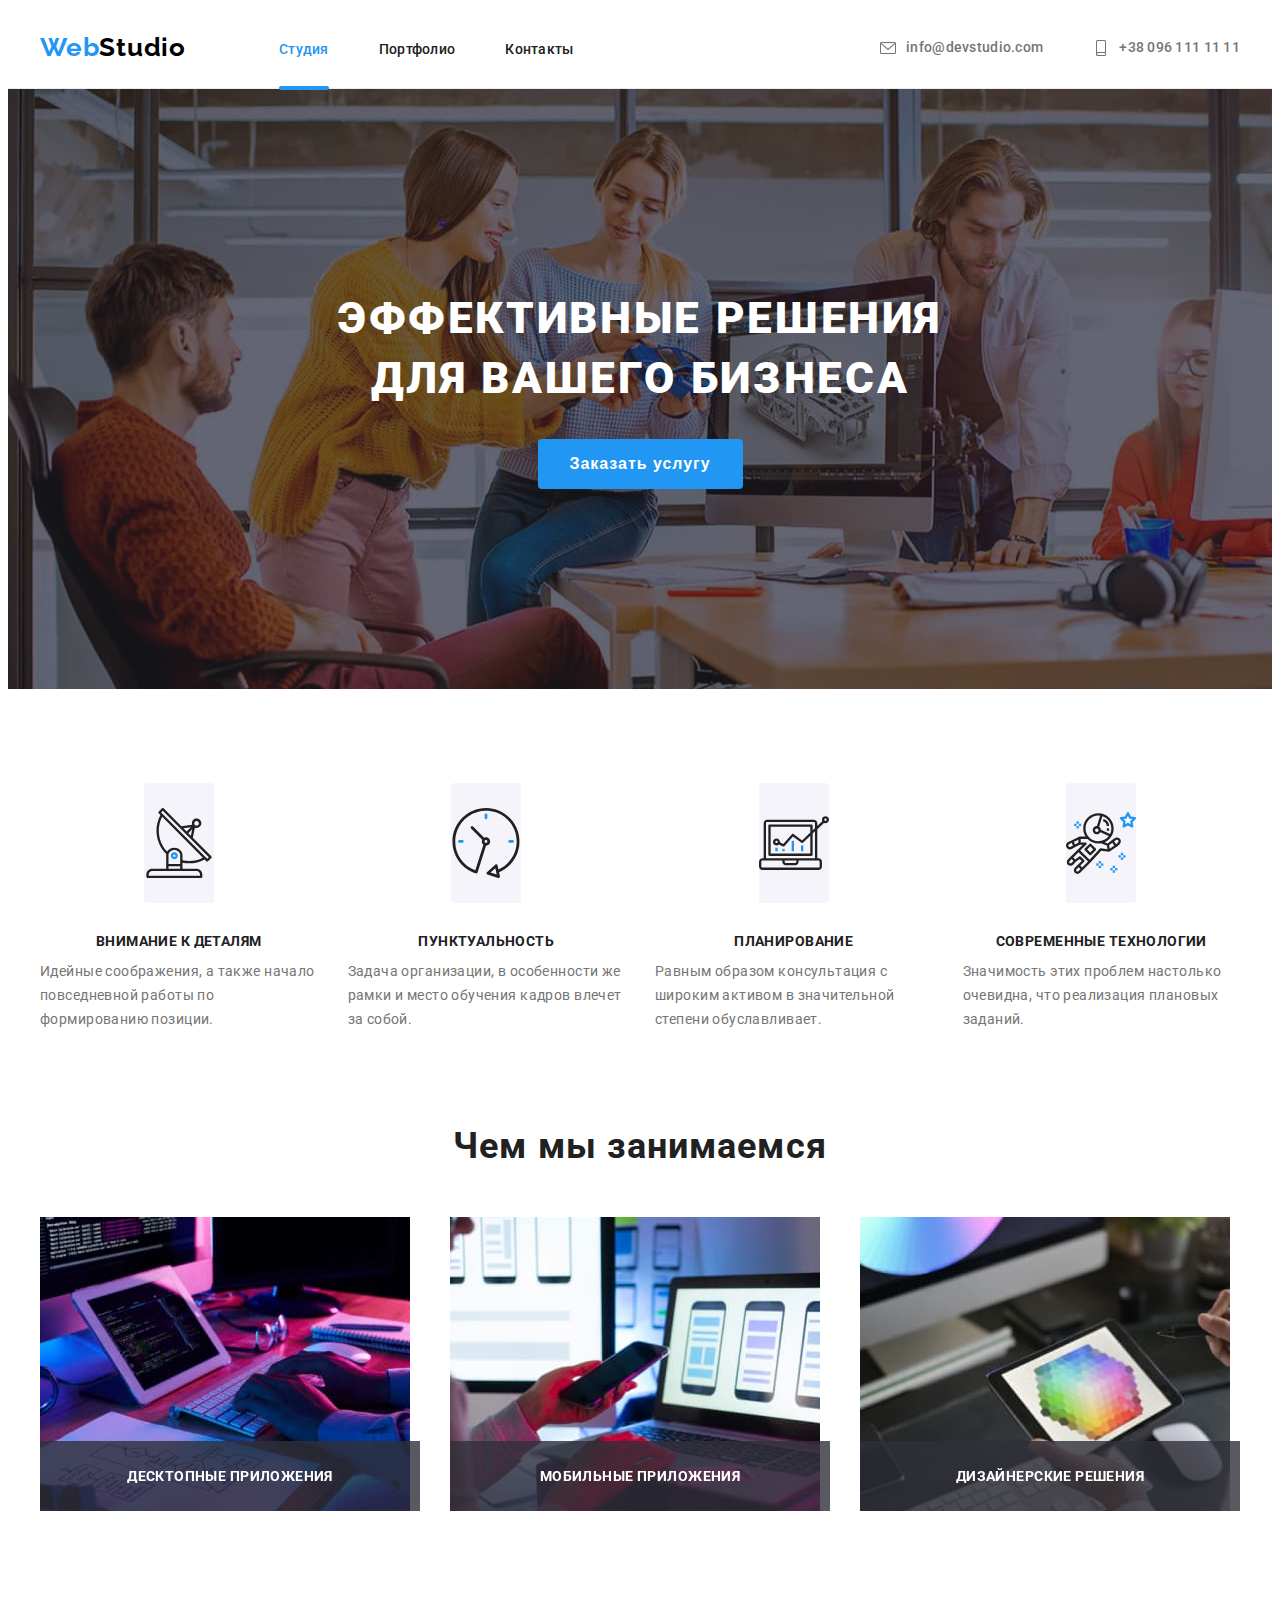
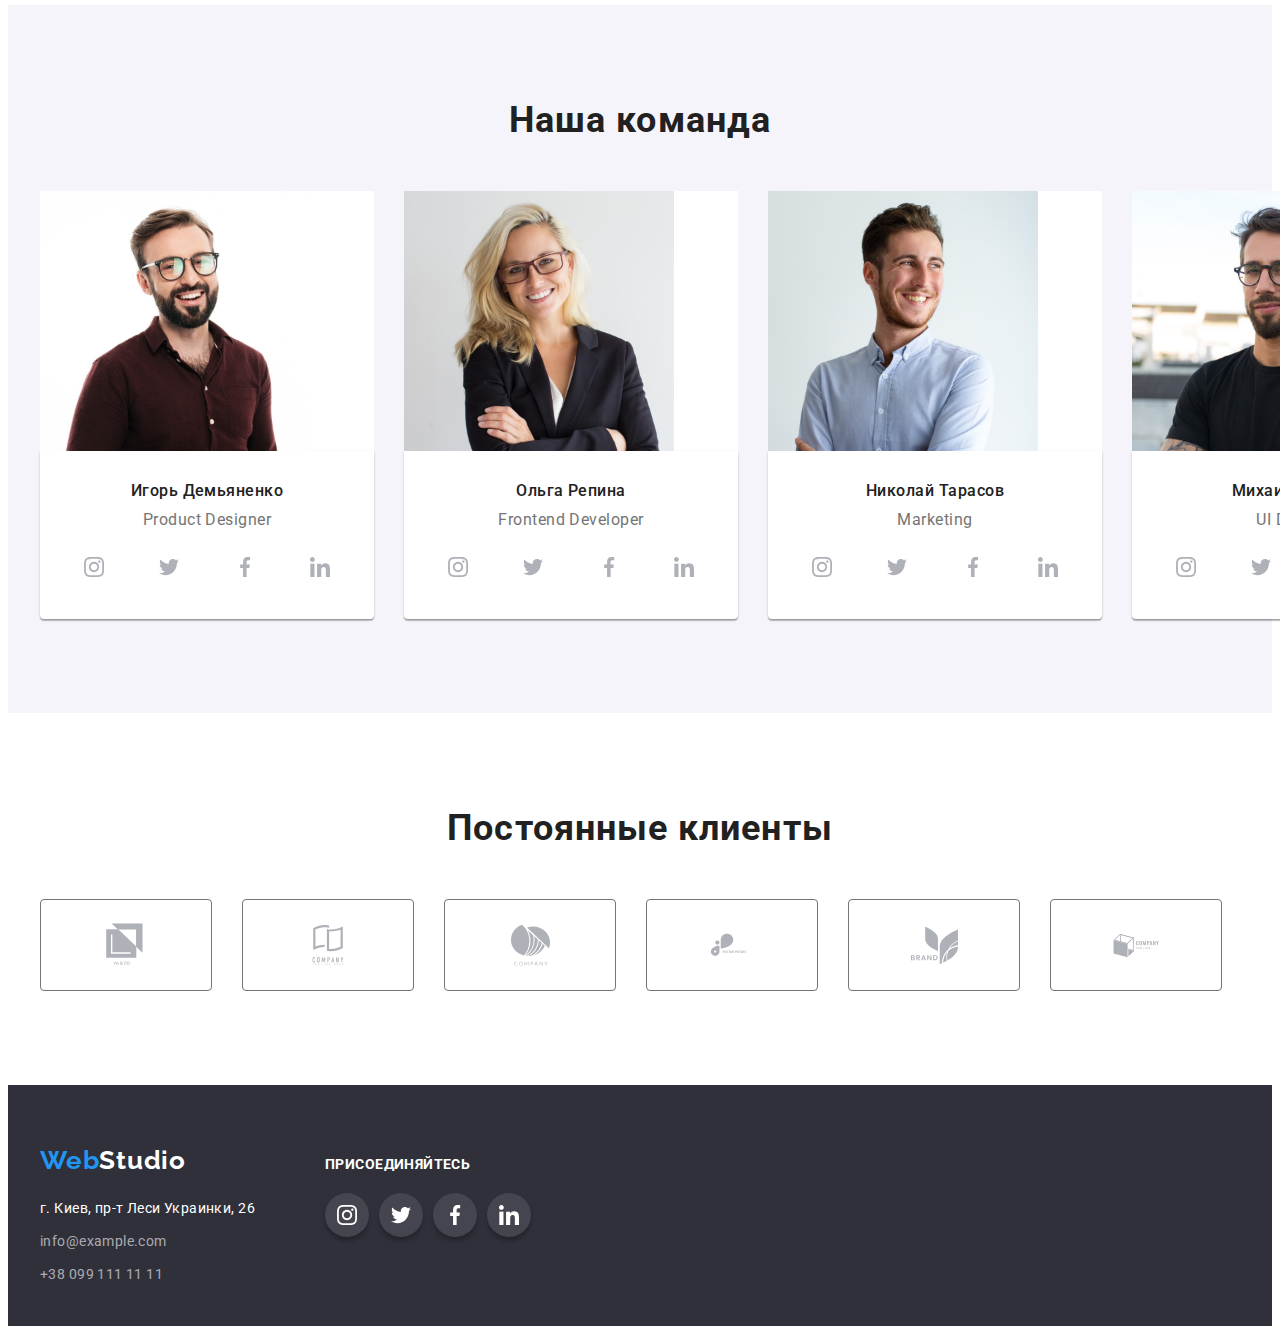
<file: index.html>
<!DOCTYPE html>
<html lang="ru">

<head>
    <meta charset="UTF-8" />
    <meta http-equiv="X-UA-Compatible" content="IE=edge" />
    <meta name="viewport" content="width=device-width, initial-scale=1.0" />
    <title>Студия</title>
    <link rel="stylesheet" href="https://cdnjs.cloudflare.com/ajax/libs/modern-normalize/1.0.0/modern-normalize.css"
        integrity="sha512-Zx6MlUMKSVJoQ+83OwhdILe8cSEsCzfqThJd7J/VA2UrK6Ctj85p+xzqfyuNXE5B1k25uUdmJ2OzItbBy9GHAQ=="
        crossorigin="anonymous" />
    <link rel="preconnect" href="https://fonts.gstatic.com" />
    <link
        href="https://fonts.googleapis.com/css2?family=Raleway:wght@700&family=Roboto:wght@400;500;700;900&display=swap"
        rel="stylesheet" />

    <link rel="stylesheet" href="./css/styles.css" />
</head>

<body>
    <!--Шапка страницы-->
    <header class="header">
        <div class=" header-container container">
            <nav class="site-nav">
                <a class="logo" lang="en" href="./index.html">Web<span class="logo-header-part">Studio</span></a>
                <ul class="list">
                    <li class="list-item">
                        <a class="nav-link link action  current" href="./index.html">Студия</a>
                    </li>
                    <li class="list-item">
                        <a class="nav-link link action" href="./portfolio.html">Портфолио</a>
                    </li>
                    <li class="list-item">
                        <a class="nav-link link action" href="">Контакты</a>
                    </li>
                </ul>
            </nav>
            <ul class="list header-contacts">
                <li class="contacts-link">
                    <a class="mail-link contacts-links link action" href="mailto:info@devstudio.com">
                        <svg class="auth-icon" width="16px" height="12px">
                        <use href="./images/sprite.svg#icon-envelope-1"></use>
                    </svg> info@devstudio.com  
                </a>
                </li>
                <li class="contacts-link">
                    <a class="tell-link contacts-links link action" href="tel:+380961111111">
                        <svg class="auth-icon" width="10px" height="16px">
                            <use href="./images/sprite.svg#icon-smartphone-1"></use>
                        </svg> +38 096 111 11 11
                    </a>
                </li>
            </ul>
        </div>
    </header>

    <!--Основной контент страницы-->
    <main>
        <!--Секция герой-->

        <section class="hero">
            <div class="container">
            <h1 class="hero-title">
                Эффективные решения для вашего бизнеса
            </h1>
            <button  class="hero-btn action-btn" type="button" data-modal-open>
                Заказать услугу
            </button>
            </div>
        </section>

        <!-- =========Модальное окно======== -->
        
        <div class="backdrop is-hidden" data-modal>
            <div class="modal">
                <button  type="button" class="close-button-wrap" data-modal-close>
                    <svg  class="close-button" width="18px" height="18px">
                        <use href="./images/sprite.svg#icon-close-black-18dp-2-1"></use>
                    </svg>
                </button>
            </div>
        </div>

        <!--Секция преимущества компании-->
        <section class="advantages">
            
                <h2 class="visually-hidden">Наши сильные стороны</h2>
                <div class=" container">
                <ul class="list">
                    <li class="advantages-item">
                        <div class="thumb">
                            <svg class="advantages-list-icon" width="70px" height="70px">
                            <use href="./images/sprite.svg#icon-antenna-1"></use>
                        </svg>
                    </div>
                        <h3 class="advantages-title">Внимание к деталям</h3>
                        <p class="advantages-text">
                            Идейные соображения, а также начало повседневной работы по
                            формированию позиции.
                        </p>
                    </li>
                    <li class="advantages-item">
                        <div class="thumb">
                            <svg class="advantagesl-list-icon" width="70px" height="70px">
                            <use href="./images/sprite.svg#icon-clock-1-1"></use>
                        </svg>
                        </div>
                        <h3 class="advantages-title">Пунктуальность</h3>
                        <p class="advantages-text">
                            Задача организации, в особенности же рамки и место обучения
                            кадров влечет за собой.
                        </p>
                    </li>
                    <li class="advantages-item">
                        <div class="thumb">
                            <svg class="advantages-list-icon" width="70px" height="70px">
                            <use href="./images/sprite.svg#icon-diagram-1-1"></use>
                        </svg>
                        </div>
                        <h3 class="advantages-title">Планирование</h3>
                        <p class="advantages-text">
                            Равным образом консультация с широким активом в значительной
                            степени обуславливает.
                        </p>
                    </li>
                    <li class="advantages-item">
                        <div class="thumb">
                            <svg class="advantages-list-icon" width="70px" height="70px">
                            <use href="./images/sprite.svg#icon-astronaut-1-1"></use>
                        </svg>   
                        </div>
                        <h3 class="advantages-title">Современные технологии</h3>
                        <p class="advantages-text">
                            Значимость этих проблем настолько очевидна, что реализация
                            плановых заданий.
                        </p>
                    </li>
                </ul>
            </div>
        </section>

        <!--Секция чем занимается компания-->
        <section class="abilities">
            <div class="container">
                <h2 class="abilities-title">Чем мы занимаемся</h2>
                <ul class="abilities-list list">
                    <li class="abilities-item">
                        <img class="image" src="./images/whatwedo/img.jpg"
                            alt="Разработчик компании вводит код для серверной части сайта с клавиатуры" width="370"
                            height="294" />
                            <div class="image-cover">Десктопные приложения</div>
                    </li>
                    <li class="abilities-item">
                        <img class="image" src="./images/whatwedo/img-1.jpg"
                            alt="Сотрудник компании создает макет интерфейса сайта адаптивный для мобильных устройств"
                            width="370" height="294" />
                            <div class="image-cover">Мобильные приложения</div>
                    </li>
                    <li  class="abilities-item">
                        <img class="image" src="./images/whatwedo/img-2.jpg"
                            alt="Дизайнер компании подбирает цвет на палитре планшета" 
                            width="370" height="294" />
                            <div class="image-cover">Дизайнерские решения</div>
                    </li>
                </ul>
            </div>
        </section>

        <!--Секция команда компании-->
        <section class="team">
            <div class="container">
                <h2 class="team-title">Наша команда</h2>
                <ul class="team-list list">
                    <li class="team-item">
                        <img src="./images/team/img.jpg"
                            alt="Молодой мужчина в очках с аккуратной бородой в тёмной рубашке" width="270"
                            height="260" />
                        <div class="team-item-thumb">
                            <h3 class="team-member">Игорь Демьяненко</h3>
                            <p class="team-member-profesion">Product Designer</p>
                            <ul class="social-list list">
                                <li class="social-list-item">
                                    <a href="" class="social-list-link link">
                                        <svg class="social-list-icon" width="20px" height="20px" >
                                            <use href="./images/sprite.svg#icon-instagram-2-1"></use>
                                        </svg>
                                    </a>
                                </li>
                                <li class="social-list-item">
                                    <a href="" class="social-list-link link">
                                        <svg class="social-list-icon" width="20px" height="20px"  >
                                            <use href="./images/sprite.svg#icon-twitter-1-1"></use>
                                        </svg>
                                    </a>
                                </li>
                                <li class="social-list-item">
                                    <a href="" class="social-list-link link">
                                        <svg class="social-list-icon" width="20px" height="20px">
                                            <use href="./images/sprite.svg#icon-facebook-1-1" ></use>
                                        </svg>
                                    </a>
                                </li>
                                <li class="social-list-item">
                                    <a href="" class="social-list-link link">
                                        <svg class="social-list-icon" width="20px" height="20px">
                                            <use href="./images/sprite.svg#icon-linkedin-1-1"></use>
                                        </svg>
                                    </a>
                                </li>
                            </ul>
                        </div>
                    </li>

                    <li class="team-item">
                        <img src="./images/team/img-1.jpg"
                            alt="Молодая девушка блондинка в очках с красивой улыбкой" width="270" height="260" />
                        <div class="team-item-thumb">
                            <h3 class="team-member">Ольга Репина</h3>
                            <p class="team-member-profesion">Frontend Developer</p>
                            <ul class="social-list list">
                                <li class="social-list-item">
                                    <a href="" class="social-list-link link">
                                        <svg class="social-list-icon" width="20px" height="20px">
                                            <use href="./images/sprite.svg#icon-instagram-2-1" ></use>
                                        </svg>
                                    </a>
                                </li>
                                <li class="social-list-item">
                                    <a href="" class="social-list-link link">
                                        <svg class="social-list-icon" width="20px" height="20px">
                                            <use href="./images/sprite.svg#icon-twitter-1-1"></use>
                                        </svg>
                                    </a>
                                </li>
                                <li class="social-list-item">
                                    <a href="" class="social-list-link link">
                                        <svg class="social-list-icon" width="20px" height="20px">
                                            <use href="./images/sprite.svg#icon-facebook-1-1"></use>
                                        </svg>
                                    </a>
                                </li>
                                <li class="social-list-item">
                                    <a href="" class="social-list-link link">
                                        <svg class="social-list-icon" width="20px" height="20px">
                                            <use href="./images/sprite.svg#icon-linkedin-1-1"></use>
                                        </svg>
                                    </a>
                                </li>
                            </ul>
                        </div>

                    <li class="team-item">
                        <img src="./images/team/img-2.jpg"
                            alt="Молодой парень в белой рубашке улыбается" width="270" height="260" />
                        <div class="team-item-thumb">
                            <h3 class="team-member">Николай Тарасов</h3>
                            <p class="team-member-profesion">Marketing</p>
                            <ul class="social-list list">
                                <li class="social-list-item">
                                    <a href="" class="social-list-link link">
                                        <svg class="social-list-icon" width="20px" height="20px">
                                            <use href="./images/sprite.svg#icon-instagram-2-1"></use>
                                        </svg>
                                    </a>
                                </li>
                                <li class="social-list-item">
                                    <a href="" class="social-list-link link">
                                        <svg class="social-list-icon" width="20px" height="20px">
                                            <use href="./images/sprite.svg#icon-twitter-1-1"></use>
                                        </svg>
                                    </a>
                                </li>
                                <li class="social-list-item">
                                    <a href="" class="social-list-link link">
                                        <svg class="social-list-icon" width="20px" height="20px">
                                            <use href="./images/sprite.svg#icon-facebook-1-1"></use>
                                        </svg>
                                    </a>
                                </li>
                                <li class="social-list-item">
                                    <a href="" class="social-list-link link">
                                        <svg class="social-list-icon" width="20px" height="20px">
                                            <use href="./images/sprite.svg#icon-linkedin-1-1"></use>
                                        </svg>
                                    </a>
                                </li>
                            </ul>
                        </div>
                    </li>

                    <li class="team-item">
                        <img src="./images/team/img-3.jpg"
                            alt="Молодой парень с короткой бородой в очках и черной футболке" width="270"
                            height="260" />
                        <div class="team-item-thumb">
                            <h3 class="team-member">Михаил Ермаков</h3>
                            <p class="team-member-profesion">UI Designer</p>
                            <ul class="social-list list">
                                <li class="social-list-item">
                                    <a href="" class="social-list-link link">
                                        <svg class="social-list-icon" width="20px" height="20px">
                                            <use href="./images/sprite.svg#icon-instagram-2-1"></use>
                                        </svg>
                                    </a>
                                </li>
                                <li class="social-list-item">
                                    <a href="" class="social-list-link link">
                                        <svg class="social-list-icon" width="20px" height="20px">
                                            <use href="./images/sprite.svg#icon-twitter-1-1"></use>
                                        </svg>
                                    </a>
                                </li>
                                <li class="social-list-item">
                                    <a href="" class="social-list-link link">
                                        <svg class="social-list-icon" width="20px" height="20px">
                                            <use href="./images/sprite.svg#icon-facebook-1-1"></use>
                                        </svg>
                                    </a>
                                </li>
                                <li class="social-list-item">
                                    <a href="" class="social-list-link link">
                                        <svg class="social-list-icon" width="20px" height="20px">
                                            <use href="./images/sprite.svg#icon-linkedin-1-1" ></use>
                                        </svg>
                                    </a>
                                </li>
                            </ul>
                        </div>
                    </li>
                </ul>
            </div>
        </section>

    <!--Секция постоянные клиенты-->
<section class="partners">
    <div class="container">
        <h2 lang="ru" class="team-title">Постоянные клиенты</h2>
        <ul class="partners-list list">
            <li class="items">
                <a href="" class="partners-link">
                    <div class="partners-thumb">
                        <svg class="partner-logo" width="44.27px" height="49.23px">
                            <use href="./images/sprite.svg#icon-logo-1-1"></use>
                        </svg>
                    </div>
                </a>
            </li>
            <li class="items">
                <a href="" class="partners-link">
                    <div class="partners-thumb">
                        <svg class="partner-logo" width="40px" height="52px">
                            <use href="./images/sprite.svg#icon-logo-2-1"></use>
                        </svg>
                    </div>
                </a>
            </li>
            <li class="items">
                <a href="" class="partners-link">
                    <div class="partners-thumb">
                        <svg class="partner-logo" width="41" height="42.6px">
                            <use href="./images/sprite.svg#icon-logo-3-1"></use>
                        </svg>
                    </div>
                </a>
            </li>
            <li class="items">
                <a href="" class="partners-link">
                    <div class="partners-thumb">
                        <svg class="partner-logo" width="79.66px" height="42.02px">
                            <use href="./images/sprite.svg#icon-logo-4-1"></use>
                        </svg>
                    </div>
                </a>
            </li>
            <li class="items">
                <a href="" class="partners-link">
                    <div class="partners-thumb">
                        <svg class="partner-logo" width="59px" height="47px">
                            <use href="./images/sprite.svg#icon-logo-5-1"></use>
                        </svg>
                    </div>
                </a>
            </li>
            <li class="items">
                <a href="" class="partners-link">
                    <div class="partners-thumb">
                        <svg class="partner-logo" width="88.5px" height="45.44px">
                            <use href="./images/sprite.svg#icon-logo-6-1"></use>
                        </svg>
                    </div>
                </a>
            </li>
        </ul>
    </div>
</section>
    </main>

    <!--Подвал страницы-->
    <footer class="footer">
        <div class="container">
            <div class="footer-wraper">
            <a class="logo" href="./index.html">Web<span class="logo-footer-part">Studio</span></a>
            <address class="address">
                <ul class="list footer-contacts">
                    <li class="item">
                        <a href="" class="address-text link">г. Киев, пр-т Леси Украинки, 26</a>
                    </li>
                    <li class="item">
                        <a class=" email link" href="mailto:info@example.com">info@example.com</a>
                    </li>
                    <li class="item">
                        <a class=" phone link" href="tel:+380991111111">+38 099 111 11 11</a>
                    </li>
                </ul>
            </address>
        </div>
        <div class="footer-wraper">
            <p class="invitation">Присоединяйтесь</p>
            <ul class="icon-list list">
                <li class="icon-list-item">
                    <a href="" class="footer-social-list-link link">
                        
                        <svg class="footer-icons" width="20px" height="20px">
                            <use href="./images/sprite.svg#icon-instagram-2-1"></use>
                        </svg>
                    </a>
                </li>
                <li class="icon-list-item">
                    <a href="" class="footer-social-list-link link">
                        
                        <svg class="footer-icons" width="20px" height="20px">
                            <use href="./images/sprite.svg#icon-twitter-1-1"></use>
                        </svg>
                    </a>
                </li>
                <li class="icon-list-item">
                    <a href="" class="footer-social-list-link link">
                        
                        <svg class="footer-icons" width="20px" height="20px">
                            <use href="./images/sprite.svg#icon-facebook-1-1"></use>
                        </svg>
                    </a>
                </li>
                <li class="icon-list-item">
                    <a href="" class="footer-social-list-link link">
                        
                        <svg class="footer-icons" width="20px" height="20px">
                            <use href="./images/sprite.svg#icon-linkedin-1-1"></use>
                        </svg>
                    </a>
                </li>
            </ul>
        </div>
</div>
    </footer>
     
    <!-- ========== Java scripts  ======== -->
    <script src="./js/modal.js"></script>
</body>

</html>
</file>
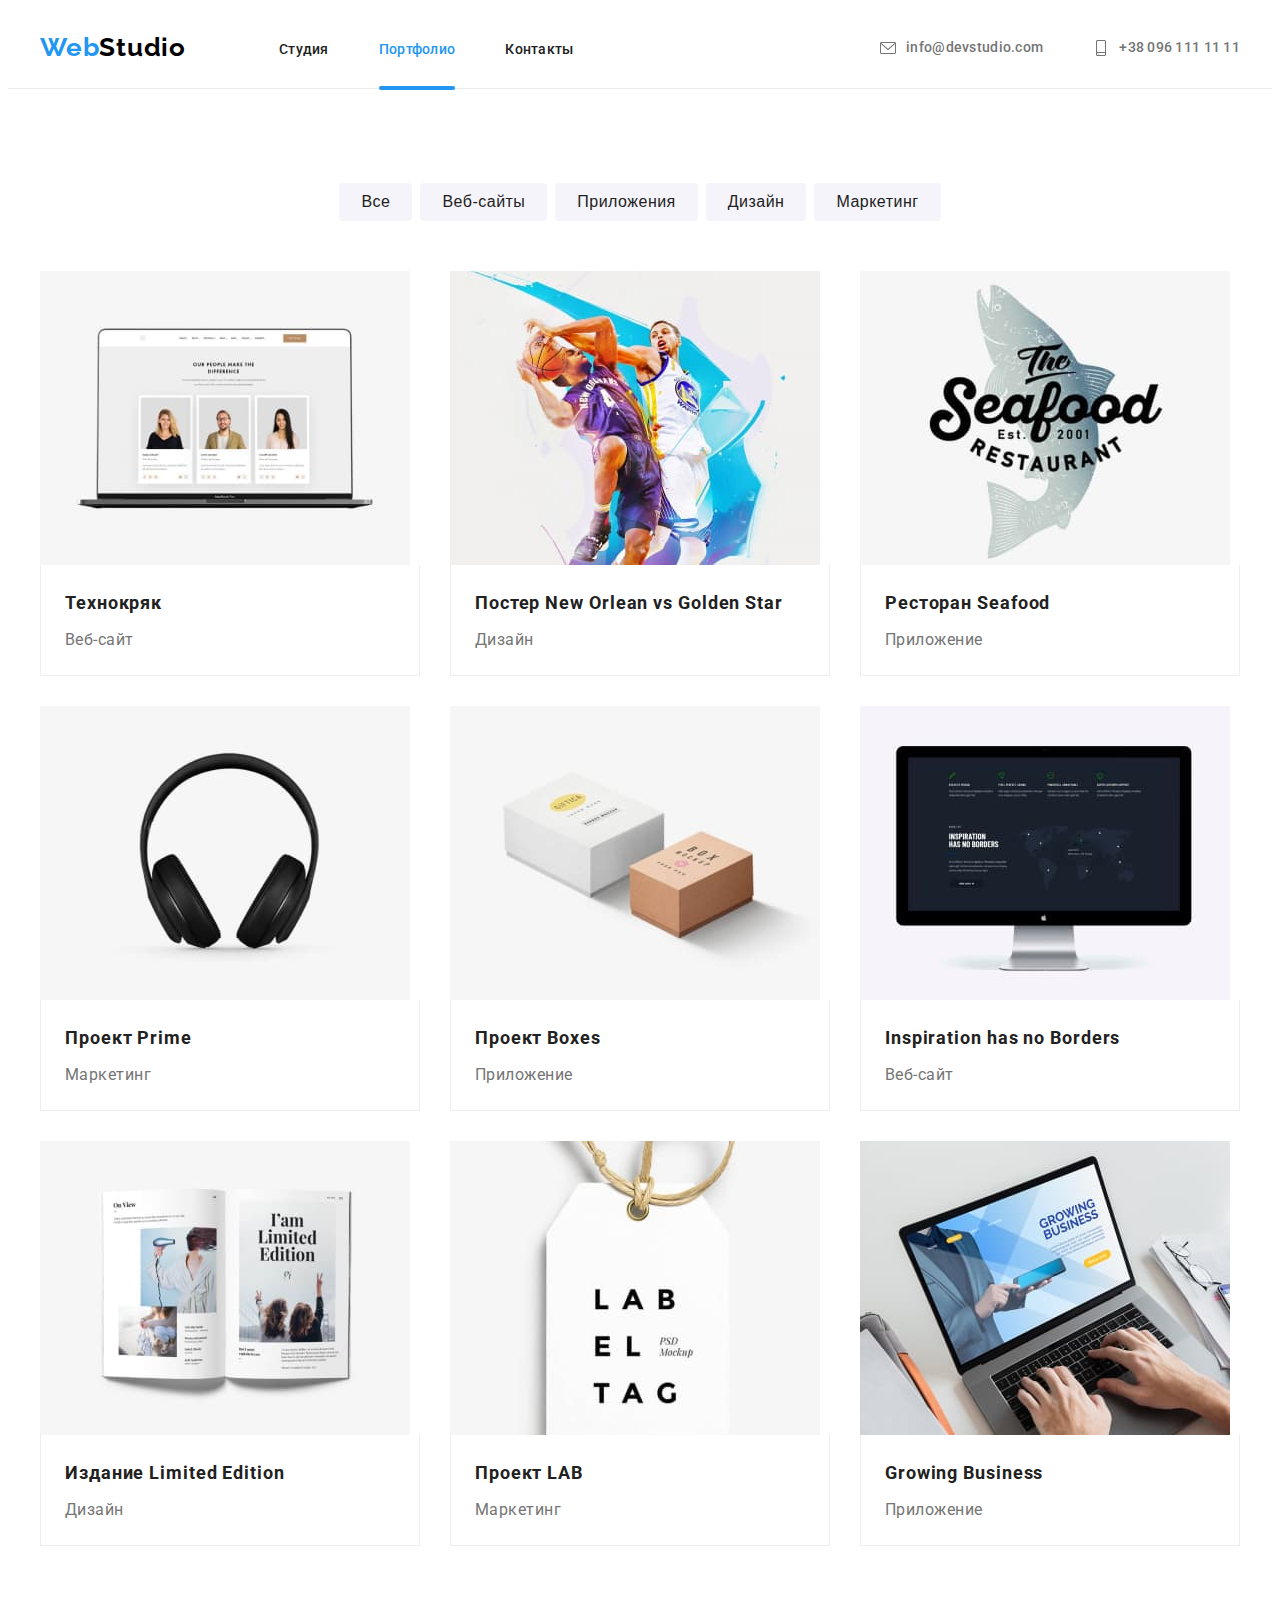
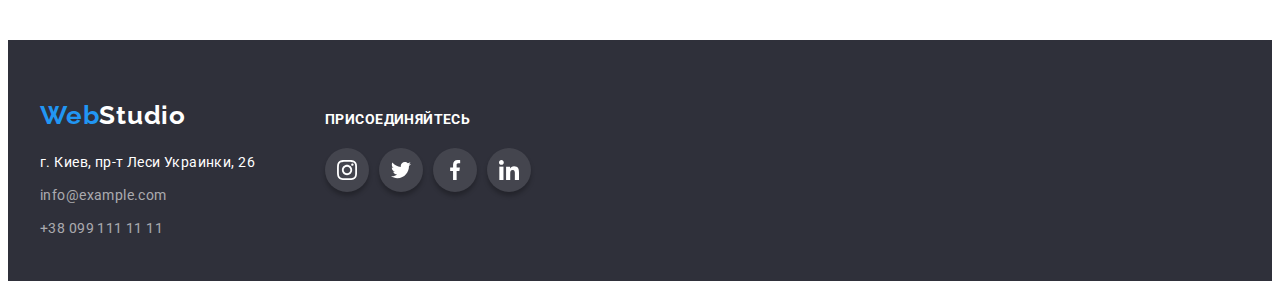
<file: portfolio.html>
<!DOCTYPE html>
<html lang="ru">

<head>
    <meta charset="UTF-8" />
    <meta http-equiv="X-UA-Compatible" content="IE=edge" />
    <meta name="viewport" content="width=device-width, initial-scale=1.0" />
    <title>Портфолио</title>
    <link rel="stylesheet" href="https://cdnjs.cloudflare.com/ajax/libs/modern-normalize/1.0.0/modern-normalize.css"
        integrity="sha512-Zx6MlUMKSVJoQ+83OwhdILe8cSEsCzfqThJd7J/VA2UrK6Ctj85p+xzqfyuNXE5B1k25uUdmJ2OzItbBy9GHAQ=="
        crossorigin="anonymous" />
    <link rel="preconnect" href="https://fonts.gstatic.com" />
    <link
        href="https://fonts.googleapis.com/css2?family=Raleway:wght@700&family=Roboto:wght@400;500;700;900&display=swap"
        rel="stylesheet" />
    <link rel="stylesheet" href="./css/styles.css" />
</head>

<body>
    <!--Шапка страницы-->
    <header class="header">
        <div class=" header-container container">
            <nav class="site-nav">
                <a class="logo" lang="en" href="./index.html">Web<span class="logo-header-part">Studio</span></a>
                <ul class="list">
                    <li class="list-item">
                            <a class="nav-link link action   " href="./index.html">Студия</a>
                    </li>
                    <li class="list-item">
                        <a class="nav-link link action current" href="./portfolio.html">Портфолио</a>
                    </li>
                    <li class="list-item">
                        <a class="nav-link link action" href="">Контакты</a>
                    </li>
                </ul>
            </nav>
            <ul class="list header-contacts">
                <li class="contacts-link">
                    <a class="mail-link contacts-links link action" href="mailto:info@devstudio.com">
                        <svg class="auth-icon" width="16px" height="12px">
                            <use href="./images/sprite.svg#icon-envelope-1"></use>
                        </svg> info@devstudio.com
                    </a>
                </li>
                <li class="contacts-link">
                    <a class="tell-link contacts-links link action" href="tel:+380961111111">
                        <svg class="auth-icon" width="10px" height="16px">
                            <use href="./images/sprite.svg#icon-smartphone-1"></use>
                        </svg> +38 096 111 11 11
                    </a>
                </li>
            </ul>
        </div>
    </header>

    <main>
        <!-- Портфолио -->
        <section class="projects">
            <div class="container">
                <h1 class="visually-hidden">
                    Проекты компании <span lang="en">Web Studio</span>
                </h1>
                <ul class="projects-filter list">
                    <li class="filter-list-item">
                        <button class="filter-btn" type="button">Все</button>
                    </li>
                    <li class="filter-list-item">
                        <button class="filter-btn" type="button">Веб-сайты</button>
                    </li>
                    <li class="filter-list-item">
                        <button class="filter-btn" type="button">Приложения</button>
                    </li>
                    <li class="filter-list-item">
                        <button class="filter-btn" type="button">Дизайн</button>
                    </li>
                    <li class="filter-list-item">
                        <button class="filter-btn" type="button">Маркетинг</button>
                    </li>
                </ul>

                <ul class="projects-list list">
                    <li class="projects-list-item">
                        <a class="projects-item-link link" href="">
                            <div class="cards-hover">
                            <img src="./images/portfolio/img.jpg" alt="Страница сайта на экране ноутбука"
                                width="370" height="294" /> 
                                 <div class="cards-cover">
                                <p>Технокряк это современная площадка распространения
                    коронавируса. Компании используют эту платформу для
                    цифрового шпионажа и атак на защищённые сервера конкурентов.</p>
                </div>
                </div>
                            <div class="projects-item-thumb">
                                <h2 class="project-title">Технокряк</h2>
                                <p class="project-text">Веб-сайт</p>
                            </div>
                        </a>
                    </li>
                    <li class="projects-list-item">
                        <a class="projects-item-link link blue" href="">
                             <div class="cards-hover">
                            <img src="./images/portfolio/img-1.jpg" alt="Два баскетболиста соперничают за мяч"
                                width="370" height="294" />
                    <div class="cards-cover">
                                <p>Технокряк это современная площадка распространения
                    коронавируса. Компании используют эту платформу для
                    цифрового шпионажа и атак на защищённые сервера конкурентов.</p>
                </div>
                </div>
                            <div class="projects-item-thumb">
                                <h2 class="project-title">
                                    Постер <span lang="en">New Orlean vs Golden Star</span>
                                </h2>
                                <p class="project-text">Дизайн</p>
                            </div>
                        </a>
                    </li>
                    <li class="projects-list-item">
                        <a class="projects-item-link link" href="">
                             <div class="cards-hover">
                            <img src="./images/portfolio/img-2.jpg" alt="Логотип ресторана в виде рыбы"
                                width="370" height="294" />
                    <div class="cards-cover">
                                <p>Технокряк это современная площадка распространения
                    коронавируса. Компании используют эту платформу для
                    цифрового шпионажа и атак на защищённые сервера конкурентов.</p>
                </div>
                </div>
                            <div class="projects-item-thumb">
                                <h2 class="project-title">
                                    Ресторан <span lang="en">Seafood</span>
                                </h2>
                                <p class="project-text">Приложение</p>
                            </div>
                        </a>
                    </li>
                    <li class="projects-list-item">
                        <a class="projects-item-link link" href="">
                            <div class="cards-hover">
                            <img src="./images/portfolio/img-3.jpg" alt="Наушники для прослушивания музыки"
                                width="370" height="294" />
                    <div class="cards-cover">
                                <p>Технокряк это современная площадка распространения
                    коронавируса. Компании используют эту платформу для
                    цифрового шпионажа и атак на защищённые сервера конкурентов.</p>
                </div>
                </div>
                            <div class="projects-item-thumb">
                                <h2 class="project-title">
                                    Проект <span lang="en">Prime</span>
                                </h2>
                                <p class="project-text">Маркетинг</p>
                            </div>
                        </a>
                    </li>
                    <li class="projects-list-item">
                        <a class="projects-item-link link" href="">
                            <div class="cards-hover">
                            <img src="./images/portfolio/img-4.jpg" alt="Белая и коричневая коробки" width="370"
                                height="294" />
                    <div class="cards-cover">
                                <p>Технокряк это современная площадка распространения
                    коронавируса. Компании используют эту платформу для
                    цифрового шпионажа и атак на защищённые сервера конкурентов.</p>
                </div>
                </div>
                            <div class="projects-item-thumb">
                                <h2 class="project-title">
                                    Проект <span lang="en">Boxes</span>
                                </h2>
                                <p class="project-text">Приложение</p>
                            </div>
                        </a>
                    </li>
                    <li class="projects-list-item">
                        <a class="projects-item-link link" href="">
                            <div class="cards-hover">
                            <img src="./images/portfolio/img-5.jpg" alt="Веб-сайт на экране монитора компьютера"
                                width="370" height="294" />
                    <div class="cards-cover">
                                <p>Технокряк это современная площадка распространения
                    коронавируса. Компании используют эту платформу для
                    цифрового шпионажа и атак на защищённые сервера конкурентов.</p>
                </div>
                </div>
                            <div class="projects-item-thumb">
                                <h2 class="project-title" lang="en">
                                    Inspiration has no Borders
                                </h2>
                                <p class="project-text">Веб-сайт</p>
                            </div>
                        </a>
                    </li>
                    <li class="projects-list-item">
                        <a class="projects-item-link link" href="">
                             <div class="cards-hover">
                            <img src="./images/portfolio/img-6.jpg" alt="Разворот журнала" width="370"
                                height="294" />
                    <div class="cards-cover">
                                <p>Технокряк это современная площадка распространения
                    коронавируса. Компании используют эту платформу для
                    цифрового шпионажа и атак на защищённые сервера конкурентов.</p>
                </div>
                </div>
                            <div class="projects-item-thumb">
                                <h2 class="project-title">
                                    Издание <span lang="en">Limited Edition</span>
                                </h2>
                                <p class="project-text">Дизайн</p>
                            </div>
                        </a>
                    </li>
                    <li class="projects-list-item">
                        <a class="projects-item-link link" href="">
                            <div class="cards-hover">
                            <img src="./images/portfolio/img-7.jpg" alt="Белая бирка с надписью LAB EL TAG"
                                width="370" height="294" />
                    <div class="cards-cover">
                                <p>Технокряк это современная площадка распространения
                    коронавируса. Компании используют эту платформу для
                    цифрового шпионажа и атак на защищённые сервера конкурентов.</p>
                    </div>
                </div>
                            <div class="projects-item-thumb">
                                <h2 class="project-title">
                                    Проект <span lang="en">LAB</span>
                                </h2>
                                <p class="project-text">Маркетинг</p>
                            </div>
                        </a>
                    </li>
                    <li class="projects-list-item">
                        <a class="projects-item-link link" href="">
                            <div class="cards-hover">
                            <img src="./images/portfolio/img-8.jpg"
                                alt="Руки молодого человека на клавиатуре ноутбука" width="370" height="294" />
                    <div class="cards-cover">
                                <p>Технокряк это современная площадка распространения
                    коронавируса. Компании используют эту платформу для
                    цифрового шпионажа и атак на защищённые сервера конкурентов.</p>
                            </div>
                </div>
                            <div class="projects-item-thumb">
                                <h2 class="project-title" lang="en">Growing Business</h2>
                                <p class="project-text">Приложение</p>
                            </div>
                        </a>
                    </li>
                </ul>
            </div>
        </section>
    </main>

    <!--Подвал страницы-->
    <footer class="footer">
        <div class="container">
            <div class="footer-wraper">
                <a class="logo" href="./index.html">Web<span class="logo-footer-part">Studio</span></a>
                <address class="address">
                    <ul class="list footer-contacts">
                        <li class="item">
                            <a href="" class="address-text link">г. Киев, пр-т Леси Украинки, 26</a>
                        </li>
                        <li class="item">
                            <a class=" email link" href="mailto:info@example.com">info@example.com</a>
                        </li>
                        <li class="item">
                            <a class=" phone link" href="tel:+380991111111">+38 099 111 11 11</a>
                        </li>
                    </ul>
                </address>
            </div>
            <div class="footer-wraper">
                <p class="invitation">Присоединяйтесь</p>
                <ul class="icon-list list">
                    <li class="icon-list-item">
                        <a href="" class="footer-social-list-link link">
    
                            <svg class="footer-icons" width="20px" height="20px">
                                <use href="./images/sprite.svg#icon-instagram-2-1"></use>
                            </svg>
                        </a>
                    </li>
                    <li class="icon-list-item">
                        <a href="" class="footer-social-list-link link">
    
                            <svg class="footer-icons" width="20px" height="20px">
                                <use href="./images/sprite.svg#icon-twitter-1-1"></use>
                            </svg>
                        </a>
                    </li>
                    <li class="icon-list-item">
                        <a href="" class="footer-social-list-link link">
    
                            <svg class="footer-icons" width="20px" height="20px">
                                <use href="./images/sprite.svg#icon-facebook-1-1"></use>
                            </svg>
                        </a>
                    </li>
                    <li class="icon-list-item">
                        <a href="" class="footer-social-list-link link">
    
                            <svg class="footer-icons" width="20px" height="20px">
                                <use href="./images/sprite.svg#icon-linkedin-1-1"></use>
                            </svg>
                        </a>
                    </li>
                </ul>
            </div>
        </div>
    </footer>
</body>

</html>
</file>
<file: css/styles.css>
:root {
  /* Паддинги секций */
  --section-pdg: 94px;

  /* Основной зазор */
  --primary-gap: 30px;

  /* Шрифты */
  --primary-font: "Roboto", sans-serif;
  --secondary-font: "Raleway", sans-serif;

  /* Фоны */
  --primary-bgc: #ffffff;
  --footer-bgc: #2f303a;
  /* Фон кнопок фильтра и фон секции команды*/
  --secondary-bgc: #f5f4fa;

  /* Заголовки h2-h3, текст кнопок фильтра, текст навигации в шапке */
  --main-title-color: #212121;

  /* Основной текст, контакты в шапке */
  --paragraph-color: #757575;

  /* Цвета логотипа */
  --primary-part-logo-color: #2196f3;
  --header-part-logo-color: #000000;
  --footer-part-logo-color: #ffffff;

  /* Состояние активности: ссылки (текст), кнопки фильтра (фон) */
  --action-color: #2196f3;

  /* Фон кнопки героя при наведении */
  --hero-btn-action-bgc: #188ce8;

  /* Почта и телефон в подвале */
  --fotter-contacts-color: rgba(255, 255, 255, 0.6);

  /* Рамка карточек проектов в портфолио */
  --project-border-color: #eeeeee;
  --white: #ffffff;
  
  /*Анимация*/
 --cub: cubic-bezier(0.4, 0, 0.2, 1);
}

body {
  font-family: var(--primary-font);
  background-color: var(--primary-bgc);
}

h1,
h2,
h3,
h4,
h5,
h6,
p {
  margin: 0;
}

ul,
ol {
  margin: 0;
  padding: 0;
}

img {
  display: block;
}

.list {
  list-style: none;
}

.link {
  text-decoration: none;
  fill: var(--action-color);
}

.container {
  width: 1200px;
  padding-left: 15px;
  padding-right: 15px;
  margin: 0 auto;
}

.list-item {
  position: relative;
}

/* ===========ЛОГО============= */
.logo {
  margin-right: 93px;
  font-family: var(--secondary-font);
  font-size: 26px;
  line-height: 1.2;
  font-weight: 700;
  letter-spacing: 0.03em;
  color: var(--action-color);
  text-decoration: none;
}

.logo-header-part {
  color: var(--header-part-logo-color);
}

.logo-footer-part {
  color: var(--footer-part-logo-color);
}
/* =============КОНЕЦ ЛОГО============== */

/* ===============ШАПКА========================= */
.header {
  border-bottom: 1px solid #ececec;
}

.site-nav .link,
.header-contacts .link {
  font-weight: 500;
  font-size: 14px;
  line-height: 1.14;
  letter-spacing: 0.02em;
  color: var(--main-title-color);
}

.header-contacts .link {
  color: var(--paragraph-color);
}

.action {
  transition: color 250ms var(--cub);
}

.auth-icon {
 transition: fill 250ms var(--cub);
}

.action:hover,
.action:focus {
  color: var(--action-color);
  fill: var(--action-color);
}

.site-nav .current {
  color: var(--action-color);
}

.header .container {
  display: flex;
  align-items: center;
}

.site-nav {
  display: flex;
  align-items: center;
}

.site-nav .list {
  display: flex;
}


.list-item:not(:last-child) {
  margin-right: 50px;
}

.nav-link {
  padding-top: 32px;
  padding-bottom: 32px;
}

.header-contacts {
  display: flex;
  align-items: center;
  margin-left: auto;
}

.contacts-links:hover svg,
.contacts-links:focus svg {
  fill: var(--action-color);
}

.contacts-links {
  padding-top: 32px;
  padding-bottom: 32px;
  color: var(--primary-text-color);
  font-size: 14px;
  font-weight: 500;
  line-height: 1.14px;
  letter-spacing: 0.02em;
  display: flex;
  align-items: center;
  transition: fill 250ms var(--cub) ;
}

svg {
  transition: fill 250ms var(--cub) ;
}

.auth-icon {
  width: 16px;
  height: 16px;
  margin-right: 10px;
  align-items: center;
  fill: var(--paragraph-color);
}

.contacts-link:not(:last-child) {
  margin-right: 50px;
}

.current::after {
  content: "";
  position: absolute;
  display: block;
  bottom: -32px;
  left: 0;
  width: 100%;
  height: 4px;
  border-radius: 2px;
  background-color: var(--action-color);
}

  /* ===================КОНЕЦ ШАПКИ================== */

  /* =================ГЕРОЙ===================== */
  .hero {
    padding: 200px 0;
    background-color: var(--footer-bgc);
    text-align: center;
    background-image: linear-gradient(
        rgba(47, 48, 58, 0.4),
        rgba(47, 48, 58, 0.4)
      ),
      url(../images/hero/Img.jpg);
    background-repeat: no-repeat;
    background-size: cover;
    min-width: 1200px;
    max-width: 1600px;
    margin: 0 auto;
  }

  .hero-title {
    margin: 0 auto;
    max-width: 696px;
    margin-bottom: 30px;
    font-weight: 900;
    font-size: 44px;
    line-height: 1.36;
    text-transform: uppercase;
    letter-spacing: 0.06em;
    color: var(--white);
  }

  .hero-btn {
    min-width: 200px;
    min-height: 50px;
    padding: 10px 32px;
    font-weight: 700;
    font-size: 16px;
    line-height: 1.875;
    text-align: center;
    letter-spacing: 0.06em;
    color: var(--white);
    background-color: var(--action-color);
    border: transparent;
    border-radius: 4px;
    cursor: pointer;
    outline-style: none;
    border-width: 2px;
  }


.action-btn {
  transition: background-color 250ms var(--cub) ;
}

  .action-btn:hover,
  .action-btn:focus {
    background-color: var(--hero-btn-action-bgc);
  }
  /* ===============КОНЕЦ ГЕРОЯ=================== */

  /* ================ПРЕИМУЩЕСТВА================ */
  .advantages {
    padding: var(--section-pdg) 0;
  }

  /* Скрытый заголовок секции */
  .advantages {
    padding-bottom: 0;
  }
  .visually-hidden {
    position: absolute !important;
    clip: rect(1px 1px 1px 1px); /* IE6 IE7 */
    clip: rect(1px 1px 1px 1px);
    padding: 0 !important;
    border: 0 !important;
    height: 1px !important;
    width: 1px !important;
    overflow: hidden;
  }

  .advantages-title {
    margin-bottom: 10px;
    font-weight: 700;
    font-size: 14px;
    line-height: 1.1721;
    letter-spacing: 0.03em;
    text-transform: uppercase;
    color: var(--main-title-color);
  }

  .advantages-text {
    font-weight: 400;
    font-size: 14px;
    line-height: 1.714285714285714;
    letter-spacing: 0.03em;
    color: var(--paragraph-color);
  }

  .advantages .list {
    display: flex;
    flex-wrap: wrap;
    justify-content: center;
  }

  .advantages-item {
    flex-basis: calc((100% - 90px) / 4);
    margin-right: var(--primary-gap);
    width: 270px;
    justify-items: center;
  }

  .advantages-item:last-child {
    margin-right: 0;
  }
  .thumb {
    height: 120px;
    background-color: #f5f4fa;
    border-radius: 4px;
    margin-bottom: 30px;
    display: flex;
    justify-content: center;
    align-items: center;
    border-radius: 4px;
  }

  /* ==============КОНЕЦ ПРЕИМУЩЕСТВА=============== */

  /* ==============ЧЕМ ЗАНИМАЕТСЯ КОМПАНИЯ=============== */
  .abilities-item {
    position: relative;
  }
  .image-cover {
    position: absolute;
    bottom: 0;
    left: 0;
    display: flex;
    align-items: center;
    justify-content: center;
    height: 70px;
    width: 100%;
    background-color: rgba(47, 48, 58, 0.8);
    color: var(--white);
    font-weight: 700;
    font-size: 14px;
    line-height: 1.16;
    letter-spacing: 0.03em;
    text-transform: uppercase;
  }

  /* ==============КОНЕЦ ЧЕМ ЗАНИМАЕТСЯ КОМПАНИЯ=============== */

  /* ============ВОЗМОЖНОСТИ и КОМАНДА==============*/
  .abilities-title,
  .team-title {
    margin-bottom: 50px;
    font-weight: 700;
    font-size: 36px;
    line-height: 1.17;
    text-align: center;
    letter-spacing: 0.03em;
    color: var(--main-title-color);
  }

  .abilities {
    padding: var(--section-pdg) 0;
  }

  .abilities-list {
    display: flex;
    flex-wrap: wrap;
    justify-content: center;
  }

  .abilities-item {
    margin-right: var(--primary-gap);
    flex-basis: calc((100% - 60px) / 3);
  }

  .abilities-item:last-child {
    margin-right: 0;
  }

  .team {
    background-color: var(--secondary-bgc);
    padding: var(--section-pdg) 0;
    min-width: 1200px;
  }

  .team-member,
  .team-member-profesion {
    font-weight: 500;
    font-size: 16px;
    line-height: 1.19;
    text-align: center;
    letter-spacing: 0.03em;
    color: var(--main-title-color);
  }

  .team-member-profesion {
    font-weight: 400;
    color: var(--paragraph-color);
  }

  .team-title {
    margin-bottom: 50px;
  }

  .team .list {
    display: flex;
  }
  .team-item {
    flex-basis: calc((100% - 90px) / 4);
    margin-right: 30px;
    background-color: var(--white);
  }
  .team-item:last-child {
    margin-right: 0;
  }

  .team-item-thumb {
    padding: 30px 32px;
    text-align: center;
  }

  .team-member {
    margin-bottom: 10px;
  }

  .social-list {
    display: flex;
    align-items: center;
    justify-content: space-between;
    margin-top: 16px;
  }

  .social-list-link {
    display: flex;
    justify-content: center;
    align-items: center;
    width: 44px;
    height: 44px;
    border-radius: 50%;
    background-color: transparent;
    fill: #afb1b8;
    transition: background-color 250ms var(--cub) ;
  }

  .social-list-icon {
  transition: fill 250ms var(--cub) ;
  }

  .social-list-link:hover .social-list-icon,
  .social-list-link:focus .social-list-icon {
    fill: var(--white);
  }

  .social-list-link:hover,
  .social-list-link:focus {
    background-color: var(--action-color);
  }

  .team-item-thumb {
    background: var(--secondary-accent-color);
    box-shadow: 0px 1px 3px rgba(0, 0, 0, 0.12), 0px 1px 1px rgba(0, 0, 0, 0.14),
      0px 2px 1px rgba(0, 0, 0, 0.2);
    border-radius: 0px 0px 4px 4px;
    width: 270px;
  }
  /* КОНЕЦ ВОЗМОЖНОСТИ и КОМАНДА */

  /*ПОСТОЯННЫЕ КЛИЕНТЫ*/
  .partners {
    padding: 94px 0;
  }
  .partners-list {
    display: flex;
  }

  .partners-thumb {
    width: 170px;
    height: 90px;
    border: 1px solid var(--paragraph-color);
    border-radius: 4px;
    display: flex;
    justify-content: center;
    align-items: center;
    transition: border 250ms var(--cub) ;
  }
  .items:not(:last-child) {
    margin-right: 30px;
  }

  .partner-logo {
    fill: #afb1b8;
    transition: fill 250ms var(--cub) ;
  }

  .partners-link {
   transition: fill 250ms var(--cub) ;
  }

  .partners-link:hover .partner-logo {
    fill: var(--action-color);
  }
  .partners-link:hover .partners-thumb {
    border: 1px solid var(--action-color);
  }
  /*КОНЕЦ ПОСТОЯННЫЕ КЛИЕНТЫ*/

  /* ПОРТФОЛИО */
  .filter-btn {
    font-weight: 500;
    font-size: 16px;
    line-height: 1.625;
    text-align: center;
    letter-spacing: 0.03em;
    color: #212121;
    background-color: var(--secondary-bgc);
    cursor: pointer;
    /*transition-property: color, background-color;
    transition-duration: 250ms;
    transition-timing-function: cubic-bezier(0.4, 0, 0.2, 1);*/
    transition: all 250ms var(--cub) ;
  }

  .filter-btn:hover,
  .filter-btn:focus {
    color: #ffffff;
    background-color: var(--action-color);
    box-shadow: 0px 3px 1px rgba(0, 0, 0, 0.1), 0px 1px 2px rgba(0, 0, 0, 0.08),
      0px 2px 2px rgba(0, 0, 0, 0.12);
  }

  .project-title {
    font-weight: 700;
    font-size: 18px;
    line-height: 2;
    letter-spacing: 0.05em;
    color: var(--main-title-color);
    margin-bottom: 4px;
  }

  .project-text {
    font-weight: 400;
    font-size: 16px;
    line-height: 1.87;
    letter-spacing: 0.03em;
    color: var(--paragraph-color);
  }

  .projects {
    padding: var(--section-pdg) 0;
  }

  .projects-filter {
    display: flex;
    justify-content: center;
    margin-bottom: 50px;
  }

  .filter-btn {
    padding: 6px 22px;
    border: none;
    border-radius: 4px;
  }

  .clients-thumb {
    display: flex;
  }

  .filter-list-item {
    margin-right: 8px;
  }

  .filter-list-item:last-child {
    margin-right: 0;
  }

  .projects-list {
    display: flex;
    flex-wrap: wrap;
    justify-content: center;
    margin-top: calc(-1 * (var(--primary-gap)));
    margin-left: calc(-1 * (var(--primary-gap)));
  }

  .projects-list-item {
    margin-top: 30px;
    margin-left: 30px;
    flex-basis: calc((100% - 90px) / 3);
  }

  .projects-item-thumb {
    padding: 20px 24px;
    border: 1px solid #eeeeee;
    border-top: none;
  }

  .projects-list-item {
    transition: box-shadow 250ms var(--cub) ;
  }

  .projects-list-item:hover {
    box-shadow: 0px 1px 1px rgba(0, 0, 0, 0.12), 0px 4px 4px rgba(0, 0, 0, 0.06),
      1px 4px 6px rgba(0, 0, 0, 0.16);
  }
 /*.cards-hover::before{
    display: inline-block;
    content: "";
    position: absolute;
    top: 0;
    left: 0;
    width: 100%;
    height: 100%;
    transform: translateY(-100%);
  }*/

  .cards-hover {
    position: relative;
    overflow: hidden;
    /*transition-property: color, background-color;
    transition-duration: 250ms;
    transition-timing-function: cubic-bezier(0.4, 0, 0.2, 1);*/
  }


  .cards-cover {
    position: absolute;
    top: 0;
    left: 0;
    padding: 63px 24px;
    height: 100%;
    width: 100%;
    background-color: rgba(33, 150, 243, 0.9);
    color: var(--white);
    font-weight: 400;
    font-size: 18px;
    line-height: 1.56;
    letter-spacing: 0.03em;
    /*opacity: 0;
    pointer-events: none;*/
    transform: translateY(100%);
    transition: transform 250ms cubic-bezier(0.4, 0, 0.2, 1);
    
}

.projects-item-link:hover .cards-cover{
  transform: translateY(0);
}



  /* КОНЕЦ ПОРТФОЛИО */

  /*МОДАЛЬНОЕ ОКНО */
  .backdrop {
    position: fixed;
    top: 0;
    left: 0;
    width: 100%;
    height: 100%;
    background-color: rgba(0, 0, 0, 0.2);
    transition: all 250ms var(--cub) ;
  }
  
.backdrop.is-hidden {
    opacity: 0;
    pointer-events: none;
    
}

  .close-button-wrap {
    position: absolute;
    display: flex;
    justify-content: center;
    align-items: center;
    top: 8px;
    right: 8px;
    width: 30px;
    height: 30px;
    border-radius: 50%;
    background-color: #fff;
    border: 1px solid rgba(0, 0, 0, 0.1);
    outline: none;
    cursor: pointer;
  }

  .modal {
    position: absolute;
    top: 50%;
    left: 50%;
    width: 528px;
    height: 581px;
    transform: translate(-50%, -50%);
    background-color: #fff;
    box-shadow: 0px 1px 3px rgb(0 0 0 / 12%), 0px 1px 1px rgb(0 0 0 / 14%),
      0px 2px 1px rgb(0 0 0 / 20%);
    border-radius: 4px;
  }

  
  /* КОНЕЦ МОДАЛЬНОЕ ОКНО */

  /* ПОДВАЛ */
  .footer {
    min-width: 1200px;
    background-color: var(--footer-bgc);
  }

  .footer .container {
    padding-top: 60px;
    padding-bottom: 60px;
    display: flex;
    align-items: baseline;
  }

  .footer .logo {
    display: block;
    margin-bottom: 20px;
    margin-right: 0;
  }

  .address-text,
  .footer-contacts .item {
    margin-bottom: 9px;
  }

  .footer-contacts .item:last-child {
    margin-bottom: 0px;
  }

  .address {
    font-weight: 400;
    font-style: normal;
    font-size: 14px;
    line-height: 1.71;
    letter-spacing: 0.03em;
    color: var(--white);
  }

  .phone,
  .email {
    color: rgba(255, 255, 255, 0.6);
  }

  .address-text {
    color: var(--white);
  }

  .invitation {
    color: var(--white);
    font-weight: 700;
    font-size: 14px;
    line-height: 1.14;
    letter-spacing: 0.03em;
    text-transform: uppercase;
    margin-bottom: 20px;
  }

  .footer .icon-list {
    display: flex;
  }

  .footer-wraper {
    display: flex;
    flex-direction: column;
    margin-bottom: -20px;
  }

  .footer-wraper:not(:last-child) {
    margin-right: 70px;
  }

  .icon-list {
    display: flex;
  }

  .icon-list-item:not(:last-child) {
    width: calc((100%-30px) / 4);
    margin-right: 10px;
  }
}

.footer .icons-thumb {
  background-color: rgba(255, 255, 255, 0.1);
}
.footer-icons {
  fill: var(--white);
}

.social-list-icon {
  transition: fill 250ms var(--cub) ;
}

.footer-social-list-link:hover .social-list-icon,
.footer-social-list-link:focus .social-list-icon {
  fill: var(--white);
}

.footer-social-list-link:hover,
.footer-social-list-link:focus {
  background-color: var(--action-color);
}

.footer-social-list-link {
  display: flex;
  align-items: center;
  justify-content: center;
  width: 44px;
  height: 44px;
  border-radius: 50%;
  background: rgba(255, 255, 255, 0.1);
  box-shadow: 0px 4px 4px rgb(0 0 0 / 25%);
  /*transition-property: box-shadow, background, fill;
  transition-duration: 250ms;
  transition-timing-function: cubic-bezier(0.4, 0, 0.2, 1); */
  transition: background-color 250ms var(--cub) ;
}
/* КОНЕЦ ПОДВАЛА */
</file>
